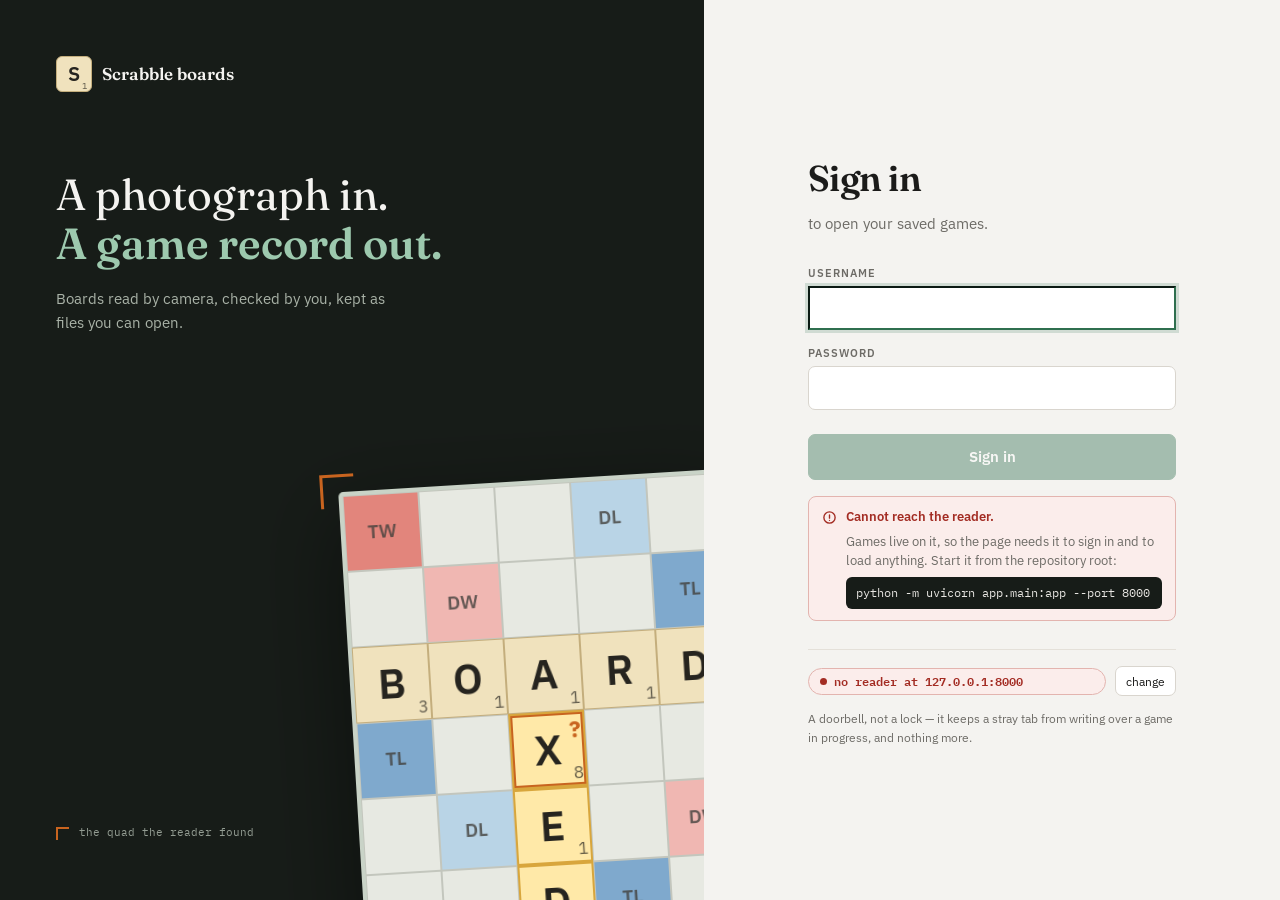
<file: board-ui/index.html>
<!doctype html>
<html lang="en">
<head>
<meta charset="utf-8">
<meta name="viewport" content="width=device-width, initial-scale=1">
<title>Games — Scrabble boards</title>
<link rel="preconnect" href="https://fonts.googleapis.com">
<link rel="preconnect" href="https://fonts.gstatic.com" crossorigin>
<link href="https://fonts.googleapis.com/css2?family=Fraunces:opsz,wght@9..144,400;9..144,600&family=IBM+Plex+Mono:wght@400;500&family=IBM+Plex+Sans:wght@400;500;600&display=swap" rel="stylesheet">
<link rel="stylesheet" href="style.css">
</head>
<body class="dashboard">

<header class="topbar">
  <span class="wordmark">
    <span class="tile-mark">S</span>
    <span class="name">Scrabble boards</span>
  </span>

  <span class="spacer"></span>

  <span id="reader-pill" class="pill"><span class="dot"></span><span id="reader-text" class="mono">checking…</span></span>
  <button id="import">Import a file</button>
  <button id="new-game" class="primary">New game</button>
  <span class="divider"></span>
  <button id="sign-out" class="icon quiet" aria-label="Sign out" title="Sign out">
    <svg viewBox="0 0 24 24" fill="none" stroke="currentColor" stroke-width="1.8" stroke-linecap="round" stroke-linejoin="round"><path d="M9 21H5a2 2 0 0 1-2-2V5a2 2 0 0 1 2-2h4"/><polyline points="16 17 21 12 16 7"/><line x1="21" y1="12" x2="9" y2="12"/></svg>
  </button>
</header>

<main class="games">
  <div class="games-head">
    <h1>Games</h1>
    <p id="count" class="count"></p>
  </div>

  <p id="loading" class="muted" style="margin-top: 24px;">Loading…</p>

  <div id="trouble" class="notice" hidden>
    <span class="mark" aria-hidden="true">
      <svg viewBox="0 0 24 24" width="15" height="15" fill="none" stroke="currentColor" stroke-width="2.2" stroke-linecap="round"><circle cx="12" cy="12" r="9"/><line x1="12" y1="8" x2="12" y2="13"/><line x1="12" y1="16.5" x2="12.01" y2="16.5"/></svg>
    </span>
    <div>
      <p id="trouble-title" class="title"></p>
      <p id="trouble-body" class="body"></p>
      <pre id="trouble-cmd" hidden></pre>
    </div>
  </div>

  <div id="groups"></div>

  <div id="empty" class="empty" hidden>
    <div class="mini-board" aria-hidden="true">
      <span></span><span></span><span></span>
      <span></span><span class="star">★</span><span></span>
      <span></span><span></span><span></span>
    </div>
    <p class="title">Nothing recorded yet.</p>
    <p>Start a game, then photograph the board after each play. The reader fills the
      turn in; you check the handful of new tiles.</p>
    <div class="row">
      <button id="empty-new" class="primary">New game</button>
      <button id="empty-import">Import a file</button>
    </div>
  </div>

  <p id="where" class="games-foot" hidden>games/&lt;id&gt;/game.json · one folder each, beside the photographs it was read from</p>
</main>

<input type="file" id="import-file" accept="application/json,.json" hidden>

<dialog id="row-menu">
  <h2 id="row-menu-name">Game</h2>
  <p class="muted small" id="row-menu-where"></p>
  <div class="menu-group">
    <div class="row">
      <button id="row-open" class="primary" type="button">Open</button>
      <button id="row-download" type="button">Download a copy</button>
    </div>
  </div>
  <div class="menu-group">
    <h3>Careful</h3>
    <button id="row-delete" class="danger" type="button" style="width: 100%;">Delete this game and its photographs…</button>
  </div>
  <menu><button id="row-close" type="button">Close</button></menu>
</dialog>

<script type="module" src="src/dashboard.js"></script>
</body>
</html>
</file>
<file: board-ui/style.css>
/* Every colour, face and measurement is a custom property defined here and nowhere
   else, so the whole thing can be re-themed - or re-proportioned - from one block.

   The board's own colours are unchanged from the first version of this file: they were
   chosen against real tile artwork and there is no reason to move them. What did move
   is every colour that carries *words*. A warning rendered in #B1791B on the old
   background measured about 3.4:1, which is below the 4.5:1 a body-sized string needs,
   and a flag nobody can read is the failure this program is built to avoid. Each state
   colour below was darkened only as far as it had to go to clear the bar, and the
   measured ratio is written beside it. */

:root {
  --bg: #f4f3f0;
  --panel: #ffffff;
  --sunk: #edebe6;          /* a well: segmented tracks, inset areas */
  --ink: #1b1b1a;
  --muted: #6d6b66;         /* 4.81:1 on --bg */
  --line: #e4e0d9;
  --line-strong: #d9d5ce;   /* input and button borders, which must be seen */
  --deep: #171c18;          /* the dark half of the sign-in page */

  --board-bg: #c9d3c7;
  --cell: #e7e9e2;
  --cell-line: #c3c6bd;

  --tw: #e2857c;
  --dw: #f0b7b2;
  --tl: #7fa9cd;
  --dl: #b9d4e6;
  --premium-ink: #43413d;

  --tile: #f0e2bd;
  --tile-edge: #c4ae7d;
  --tile-ink: #26241f;
  --tile-new: #ffe9a8;
  --tile-new-edge: #d8a63c;

  /* State. Two tones each: a mark, which only has to be seen, and an ink, which has
     to be read. They are not the same colour and pretending otherwise is what put
     unreadable text on the page. */
  --flag: #c8641f;          /* the ring and the ? on a doubtful tile */
  --flag-ink: #8a4310;      /* 5.9:1 on --bg */
  --flag-bg: #fbf0e4;
  --flag-line: #e9c9a3;

  --manual: #3d6e9e;
  --pass: #256b41;          /* 6.9:1 on --bg */
  --pass-bg: #eaf2ec;
  --pass-line: #c3decc;
  --fail: #a32c23;          /* 6.8:1 on --bg */
  --fail-bg: #fbedeb;
  --fail-line: #e3b4af;
  --warn: #8a4310;

  --accent: #2f6f4f;        /* white on it: 5.99:1 */
  --accent-deep: #245840;
  --accent-soft: #eaf2ec;
  --on-accent: #ffffff;

  /* The faces are loaded from Google Fonts by each page. When there is no network -
     which is the ordinary case in a tournament hall - the stacks below fall back to
     faces every machine already has, and nothing about the layout depends on which
     one arrives. */
  --face: 'IBM Plex Sans', system-ui, -apple-system, 'Segoe UI', sans-serif;
  --face-display: Fraunces, Georgia, 'Times New Roman', serif;
  --face-mono: 'IBM Plex Mono', ui-monospace, 'Cascadia Mono', Consolas, monospace;

  /* Layout, stated once. The board used to be sized by
     `calc((100vw - 420px) / 16)`, with 330px written separately for the rail and
     380px again for the photograph - three numbers that had to agree and did not.
     Now the rail is named, and the board is measured from it. */
  --rail: 366px;
  --chrome-v: 252px;        /* top bar + status strip + ribbon + the paddings between */
  --chrome-h: 92px;         /* page padding either side of board and rail */
  /* Everything left for the board and the photograph once the rail and the page
     padding are taken out, and how much of it the photograph is using. Zero until the
     photograph is opened, so the board is measured against the whole width. */
  --stage: calc(100vw - var(--rail) - var(--chrome-h));
  --photo-w: 0px;
  --radius: 10px;
  --radius-sm: 7px;
}

@media (prefers-color-scheme: dark) {
  :root {
    --bg: #17181a;
    --panel: #1f2124;
    --sunk: #26282c;
    --ink: #e8e6e2;
    --muted: #a5a29a;
    --line: #34373b;
    --line-strong: #43474c;
    --deep: #101311;

    --board-bg: #2b332c;
    --cell: #262a27;
    --cell-line: #3a403a;

    --tw: #8e4038;
    --dw: #6d4340;
    --tl: #3a5f80;
    --dl: #2f4a5c;
    --premium-ink: #cfcdc7;

    --tile: #d8c79c;
    --tile-edge: #8f7c4c;
    --tile-ink: #201e1a;
    --tile-new: #f2d98a;
    --tile-new-edge: #b8912f;

    --flag: #e2884a;
    --flag-ink: #e9a468;
    --flag-bg: #2e2419;
    --flag-line: #5a4426;

    --manual: #7fb0e0;
    --pass: #64b07a;
    --pass-bg: #1b2a20;
    --pass-line: #2f4a37;
    --fail: #e8776a;
    --fail-bg: #2d1c1a;
    --fail-line: #57302c;
    --warn: #d9a949;

    --accent: #58a37c;
    --accent-deep: #6fb992;
    --accent-soft: #1d2a23;
    --on-accent: #10160f;
  }
}

* { box-sizing: border-box; }

body {
  margin: 0;
  background: var(--bg);
  color: var(--ink);
  font: 14px/1.45 var(--face);
  display: flex;
  flex-direction: column;
  min-height: 100vh;
  -webkit-font-smoothing: antialiased;
}

h1, h2, h3 { font-weight: 600; }

/* One visible focus ring for everything, because a keyboard is how a board gets typed
   in quickly and losing the cursor costs more here than anywhere else. */
:focus-visible {
  outline: 2px solid var(--accent);
  outline-offset: 2px;
}

.spacer { flex: 1; }
.muted { color: var(--muted); }
.pass { color: var(--pass); }
.fail { color: var(--fail); }
.warn { color: var(--warn); }
.mono { font-family: var(--face-mono); }
.small { font-size: 12px; }

.sr-only {
  position: absolute;
  width: 1px; height: 1px;
  padding: 0; margin: -1px;
  overflow: hidden;
  clip: rect(0 0 0 0);
  white-space: nowrap;
}

/* -- controls -------------------------------------------------------------- */

button, .button {
  font: inherit;
  font-family: var(--face);
  min-height: 34px;
  padding: 5px 12px;
  border: 1px solid var(--line-strong);
  border-radius: var(--radius-sm);
  background: var(--panel);
  color: var(--ink);
  cursor: pointer;
}
button:hover:not(:disabled) { border-color: var(--accent); }
button:disabled { opacity: 0.4; cursor: default; }

button.primary {
  background: var(--accent);
  color: var(--on-accent);
  border-color: var(--accent);
  font-weight: 600;
}
button.primary:hover:not(:disabled) { background: var(--accent-deep); border-color: var(--accent-deep); }

button.quiet { background: transparent; border-color: transparent; color: var(--muted); }
button.quiet:hover:not(:disabled) { background: var(--sunk); border-color: transparent; color: var(--ink); }

/* A toggle that is currently on. Defined after .quiet so a quiet button can be both. */
button.on { background: var(--accent); color: var(--on-accent); border-color: var(--accent); }

button.danger { color: var(--fail); }
button.danger:hover:not(:disabled) { border-color: var(--fail); }

/* Icon-only buttons are square and carry an aria-label; the touch target stays at
   least 34px even where the glyph is 14. */
button.icon {
  width: 34px;
  padding: 0;
  display: inline-flex;
  align-items: center;
  justify-content: center;
}
button.icon svg { width: 15px; height: 15px; }

input[type=text], input[type=password], select, textarea {
  font: inherit;
  font-family: var(--face);
  min-height: 34px;
  padding: 6px 10px;
  color: var(--ink);
  background: var(--panel);
  border: 1px solid var(--line-strong);
  border-radius: var(--radius-sm);
}
input:focus, select:focus, textarea:focus {
  border-color: var(--accent);
  outline: none;
  box-shadow: 0 0 0 3px color-mix(in srgb, var(--accent) 18%, transparent);
}

.field { display: block; font-size: 12px; color: var(--muted); }
.field > span, .field > .label { display: block; margin-bottom: 4px; }
.field input, .field select { width: 100%; }

.label-caps {
  font-size: 11px;
  font-weight: 600;
  letter-spacing: 0.09em;
  text-transform: uppercase;
  color: var(--muted);
}

/* A pill that carries a state word and a dot, never a colour alone. */
.pill {
  display: inline-flex;
  align-items: center;
  gap: 7px;
  padding: 4px 11px;
  border-radius: 999px;
  border: 1px solid var(--line);
  background: var(--sunk);
  font-size: 12px;
  white-space: nowrap;
}
.pill .dot { width: 7px; height: 7px; border-radius: 50%; background: var(--muted); flex: 0 0 auto; }
.pill.ok { background: var(--pass-bg); border-color: var(--pass-line); color: var(--pass); }
.pill.ok .dot { background: var(--pass); }
.pill.doubt { background: var(--flag-bg); border-color: var(--flag-line); color: var(--flag-ink); }
.pill.doubt .dot { background: var(--flag); }
.pill.bad { background: var(--fail-bg); border-color: var(--fail-line); color: var(--fail); font-weight: 600; }
.pill.bad .dot { background: var(--fail); }

/* A view switch, not an action. The old tabs used the same accent fill as the primary
   button, so "photograph" read as something that would happen rather than somewhere to
   look. */
.segmented {
  display: inline-flex;
  gap: 2px;
  padding: 3px;
  background: var(--sunk);
  border-radius: 8px;
}
.segmented button {
  min-height: 28px;
  padding: 3px 13px;
  border: 0;
  border-radius: 6px;
  background: transparent;
  color: var(--muted);
  font-size: 13px;
}
.segmented button:hover:not(:disabled) { color: var(--ink); }
.segmented button[aria-selected="true"] {
  background: var(--panel);
  color: var(--ink);
  font-weight: 600;
  box-shadow: 0 1px 2px rgb(0 0 0 / 14%);
}

/* -- the board ------------------------------------------------------------- */

/* The board sizes itself from whichever runs out first, the window's height or its
   width, using the named measurements at the top of this file. */
/* Board and photograph share one row. Checking a reading means looking at both at
   once - the tab that swapped them made you hold one in your head while you looked at
   the other, and on a short window the photograph landed below the fold of a page that
   does not scroll. */
.stage {
  /* The cell size is settled here rather than on the board, because the photograph
     beside it has to be exactly as tall as the board and cannot see a variable set on
     its sibling. `board.js` writes --size onto this element for the same reason. */
  --size: 15;
  --cell-px: min(
    calc((100vh - var(--chrome-v)) / (var(--size) + 1)),
    calc((var(--stage) - var(--photo-w) - 14px) / (var(--size) + 1))
  );
  display: flex;
  align-items: flex-start;
  justify-content: center;
  gap: 14px;
  width: 100%;
  min-width: 0;
  min-height: 0;
}

body.split { --photo-w: calc((var(--stage) - 14px) * 0.46); }

.board {
  --size: 15;
  flex: 0 0 auto;
  display: grid;
  grid-template-columns: repeat(calc(var(--size) + 1), var(--cell-px));
  grid-auto-rows: var(--cell-px);
  background: var(--board-bg);
  padding: 4px;
  border-radius: 5px;
  user-select: none;
}

.gutter {
  display: flex;
  align-items: center;
  justify-content: center;
  color: var(--muted);
  font-size: calc(var(--cell-px) * 0.3);
}

.cell {
  position: relative;
  background: var(--cell);
  border: 1px solid var(--cell-line);
  display: flex;
  align-items: center;
  justify-content: center;
  cursor: pointer;
  overflow: hidden;
}

.premium-label {
  font-size: calc(var(--cell-px) * 0.25);
  font-weight: 600;
  letter-spacing: 0.03em;
  color: var(--premium-ink);
  opacity: 0.8;
}

.cell.p-TW { background: var(--tw); }
.cell.p-DW { background: var(--dw); }
.cell.p-TL { background: var(--tl); }
.cell.p-DL { background: var(--dl); }

.cell.tile {
  background: var(--tile);
  border-color: var(--tile-edge);
  color: var(--tile-ink);
}

.cell.is-new {
  background: var(--tile-new);
  border-color: var(--tile-new-edge);
  border-width: 2px;
}

.letter {
  font-size: calc(var(--cell-px) * 0.55);
  font-weight: 600;
  line-height: 1;
}

.letter.unknown { opacity: 0.55; }

/* A blank must be tellable from a real letter at a glance: it is worth two points and
   a great deal of analysis. Outlined rather than merely tinted, so it survives bad
   lighting and a screen seen at an angle. */
.cell.is-blank .letter {
  font-weight: 500;
  font-style: italic;
  color: transparent;
  -webkit-text-stroke: 1px var(--tile-ink);
}

.value {
  position: absolute;
  right: 2px;
  bottom: 0;
  font-size: calc(var(--cell-px) * 0.23);
  opacity: 0.7;
}

/* State is never carried by colour alone - a corner mark or a glyph carries it too. */
.manual-mark {
  position: absolute;
  top: 0;
  left: 0;
  border-style: solid;
  border-width: calc(var(--cell-px) * 0.22) calc(var(--cell-px) * 0.22) 0 0;
  border-color: var(--manual) transparent transparent transparent;
}

.flag-mark {
  position: absolute;
  top: 0;
  right: 2px;
  font-size: calc(var(--cell-px) * 0.3);
  font-weight: 700;
  color: var(--flag);
}

.cell.is-flagged { box-shadow: inset 0 0 0 2px var(--flag); }

.cell.is-selected {
  outline: 3px solid var(--accent);
  outline-offset: -3px;
  z-index: 2;
}

/* The cursor shows which way typing will run. */
.cell.is-selected.dir-h::after,
.cell.is-selected.dir-v::after {
  content: '';
  position: absolute;
  background: var(--accent);
  opacity: 0.8;
}
.cell.is-selected.dir-h::after { right: 1px; top: 45%; width: 30%; height: 2px; }
.cell.is-selected.dir-v::after { bottom: 1px; left: 45%; height: 30%; width: 2px; }

body.locked .cell { cursor: not-allowed; }
body.locked .board { outline: 3px solid var(--flag); outline-offset: 3px; }

/* -- the recorder ---------------------------------------------------------- */

.topbar {
  display: flex;
  align-items: center;
  gap: 12px;
  padding: 10px 16px;
  background: var(--panel);
  border-bottom: 1px solid var(--line);
  flex-wrap: wrap;
}
.topbar h1 { margin: 0; font-family: var(--face-display); font-size: 18px; }
.topbar .game-title { font-size: 15px; font-weight: 600; }

.back {
  display: inline-flex;
  align-items: center;
  gap: 5px;
  color: var(--accent);
  text-decoration: none;
  font-weight: 500;
}
.back:hover { text-decoration: underline; }

.wordmark { display: inline-flex; align-items: center; gap: 10px; text-decoration: none; color: inherit; }
.wordmark .name { font-family: var(--face-display); font-size: 17px; font-weight: 600; }

/* The mark is a tile, because that is what the program is about. */
.tile-mark {
  position: relative;
  display: inline-flex;
  align-items: center;
  justify-content: center;
  width: 28px;
  height: 28px;
  flex: 0 0 auto;
  border-radius: 5px;
  background: var(--tile);
  border: 1px solid var(--tile-edge);
  color: var(--tile-ink);
  font-size: 16px;
  font-weight: 600;
  line-height: 1;
}
.tile-mark::after {
  content: '1';
  position: absolute;
  right: 3px;
  bottom: 0;
  font-size: 8px;
  font-weight: 400;
  opacity: 0.75;
}
.tile-mark.big { width: 36px; height: 36px; border-radius: 6px; font-size: 20px; }
.tile-mark.big::after { font-size: 9px; right: 4px; bottom: 1px; }

/* The recorder is an app shell, not a document: the window holds it and the rail
   scrolls inside. Without this the rail's own height - which is content, not layout -
   pushes the page taller than the window, and the board scrolls out from under the top
   bar the moment the rail gains a card. */
body.app { height: 100vh; min-height: 0; overflow: hidden; }

main.workspace {
  flex: 1;
  display: flex;
  gap: 20px;
  padding: 16px 24px;
  min-height: 0;
}

.board-pane {
  flex: 1 1 auto;
  display: flex;
  flex-direction: column;
  align-items: center;
  gap: 10px;
  min-width: 0;
}

.pane-head {
  width: 100%;
  display: flex;
  align-items: center;
  gap: 12px;
  flex-wrap: wrap;
}

/* What the reader made of the photograph, in a sentence, in the place the answer is
   looked for - directly under the board it just filled in. It used to be one muted
   line in a panel on the right, which is the least prominent thing on the page for the
   most important output the program produces. */
.scan-strip {
  width: 100%;
  max-width: calc(var(--cell-px) * 16 + 8px);
  display: flex;
  align-items: center;
  gap: 10px;
  padding: 9px 13px;
  background: var(--panel);
  border: 1px solid var(--line);
  border-radius: 9px;
  font-size: 12.5px;
}
.scan-strip .mark { flex: 0 0 auto; display: flex; width: 16px; height: 16px; }
.scan-strip #scan-result { flex: 1; margin: 0; }
.scan-strip.busy { border-color: var(--accent); }
.scan-strip.bad { background: var(--fail-bg); border-color: var(--fail-line); }
.scan-strip.bad #scan-result { color: var(--fail); }
.scan-strip a { color: var(--accent); font-weight: 500; }

/* A past turn ignores typing. That has to be obvious: a control that silently does
   nothing reads as broken, which is exactly how it was first reported. */
#lock-note {
  display: inline-flex;
  align-items: center;
  gap: 8px;
  padding: 4px 10px;
  border-radius: var(--radius-sm);
  background: var(--flag-bg);
  border: 1px solid var(--flag-line);
  color: var(--flag-ink);
  font-size: 12.5px;
  font-weight: 600;
}
#lock-note[hidden] { display: none; }
#lock-note button { min-height: 26px; padding: 2px 9px; font-size: 12px; }

/* -- the rail -------------------------------------------------------------- */

/* Ordered by the job rather than by the pipeline: the tiles waiting to be confirmed
   first, the checks that would contradict them second, the turn's own fields third,
   and the bag last because it is reference, not work. */
.panels {
  width: var(--rail);
  flex: 0 0 var(--rail);
  display: flex;
  flex-direction: column;
  gap: 12px;
  overflow-y: auto;
  min-height: 0;
}

.panel {
  background: var(--panel);
  border: 1px solid var(--line);
  border-radius: var(--radius);
  padding: 13px 15px;
}
.panel.lead { border-color: var(--line-strong); }

.panel-head {
  display: flex;
  align-items: baseline;
  gap: 10px;
}
.panel h2 {
  margin: 0;
  font-size: 11px;
  font-weight: 600;
  text-transform: uppercase;
  letter-spacing: 0.1em;
  color: var(--muted);
}
.panel p { margin: 2px 0; }
.panel .field { margin-top: 8px; }

.row { display: flex; gap: 8px; }
.row > * { flex: 1 1 auto; }
.row > .shrink { flex: 0 0 auto; }

/* The new tiles as chips: coordinate then letter, doubtful ones marked with a glyph as
   well as a colour. Reading them off the rail is faster than hunting the board for
   which squares changed. */
.new-tiles { display: flex; flex-wrap: wrap; gap: 6px; margin-top: 10px; }
.new-tiles:empty { display: none; }

.tile-chip {
  display: inline-flex;
  align-items: center;
  gap: 6px;
  min-height: 30px;
  padding: 0 9px;
  background: color-mix(in srgb, var(--tile) 45%, var(--panel));
  border: 1px solid var(--tile-edge);
  border-radius: var(--radius-sm);
  cursor: pointer;
  color: var(--ink);
}
.tile-chip .at { font-family: var(--face-mono); font-size: 11px; color: var(--muted); }
.tile-chip .ch { font-size: 14px; font-weight: 600; }
.tile-chip .ch.unknown { opacity: 0.6; }
.tile-chip.doubt { background: var(--flag-bg); border-color: var(--flag-line); }
.tile-chip.doubt::after { content: '?'; font-size: 12px; font-weight: 700; color: var(--flag-ink); }
.tile-chip.blank .ch { font-style: italic; }
.tile-chip:hover { border-color: var(--accent); }

.older-label {
  margin: 14px 0 0 !important;
  font-size: 11px;
  font-weight: 600;
  letter-spacing: 0.06em;
  text-transform: uppercase;
  color: var(--flag-ink);
}
.older-label[hidden] { display: none; }

.confirm-hint { margin-top: 11px !important; font-size: 12.5px; line-height: 1.5; color: var(--muted); }
.confirm-hint b { color: var(--ink); font-weight: 600; }
.confirm-row { margin-top: 12px; display: flex; gap: 8px; }
.confirm-row .primary { flex: 1; min-height: 40px; }
.confirm-row button { min-height: 40px; }

.checks { list-style: none; margin: 8px 0 0; padding: 0; }
.checks li { display: flex; align-items: center; gap: 9px; padding: 3px 0; font-size: 13px; }
.checks .mark { flex: 0 0 auto; width: 14px; font-weight: 700; text-align: center; }
.checks .what { flex: 1; }
.checks .detail { font-family: var(--face-mono); font-size: 11px; color: var(--muted); }
.checks .pass .mark { color: var(--pass); }
.checks .fail { color: var(--fail); }
.checks .fail .mark { color: var(--fail); }
.checks .warn { color: var(--warn); }
.checks .warn .mark { color: var(--warn); }
.checks .info { color: var(--muted); }

.pool { display: flex; flex-wrap: wrap; gap: 4px 11px; margin-top: 9px; font-family: var(--face-mono); }
.pool-letter { white-space: nowrap; letter-spacing: 1px; font-size: 12px; }
.pool-letter b { font-family: var(--face); }
.pool-letter.empty { opacity: 0.4; }
.pool-letter.over { color: var(--fail); font-weight: 700; }
#pool-errors { margin-top: 8px; font-size: 12px; }

/* -- the ribbon ------------------------------------------------------------ */

/* Eleven buttons in a row became four moves: step back, step forward, more, scan.
   Import, export, undo, redo, delete-last and the sample game are all still here, in
   the More sheet, where they do not compete with the one control pressed every turn. */
footer {
  display: flex;
  align-items: center;
  gap: 8px;
  padding: 10px 24px;
  border-top: 1px solid var(--line);
  background: var(--panel);
}

.strip {
  flex: 1;
  display: flex;
  gap: 6px;
  padding: 3px 8px;
  overflow-x: auto;
  scrollbar-width: thin;
}

.chip {
  position: relative;
  min-width: 32px;
  min-height: 32px;
  padding: 3px 7px;
  font-size: 12px;
  flex: 0 0 auto;
}
.chip.current { background: var(--accent); color: var(--on-accent); border-color: var(--accent); font-weight: 600; }
/* A turn still holding tiles nobody has confirmed carries a mark, so the strip says
   where the work is without opening every turn. */
.chip.doubt::after {
  content: '';
  position: absolute;
  top: -3px;
  right: -3px;
  width: 8px;
  height: 8px;
  border-radius: 50%;
  background: var(--flag);
  border: 1.5px solid var(--panel);
}

footer .primary { min-height: 42px; padding: 0 18px; display: inline-flex; align-items: center; gap: 9px; }
footer .primary svg { width: 16px; height: 16px; }
.divider { width: 1px; height: 26px; background: var(--line); flex: 0 0 auto; }

/* -- the photograph -------------------------------------------------------- */

/* It stands beside the board, the same height, so a square and the tile it was read
   from are a glance apart. */
.photo-pane {
  flex: 0 0 var(--photo-w);
  width: var(--photo-w);
  min-width: 0;
  display: flex;
  flex-direction: column;
  gap: 8px;
  /* Exactly the board's height, so the two line up and the page never grows. */
  height: calc(var(--cell-px) * (var(--size) + 1) + 8px);
}
.photo-pane[hidden] { display: none; }

.photo-switch {
  display: flex;
  align-items: center;
  gap: 14px;
  font-size: 12.5px;
  color: var(--muted);
  flex: 0 0 auto;
}
.photo-switch label { display: inline-flex; align-items: center; gap: 5px; cursor: pointer; }
.photo-switch button.icon { width: 28px; min-height: 28px; }

/* A well the picture sits in. A 4K photograph of a board is far taller than the space
   beside it, so it is fitted rather than cropped, and the well scrolls when the reader's
   own three-panel view is wider than it is tall. */
.photo-frame {
  flex: 1 1 auto;
  min-height: 0;
  /* Never let the picture inside decide how wide this is: a full-size scan is three
     thousand pixels across and would push the whole page sideways. */
  min-width: 0;
  display: flex;
  align-items: center;
  justify-content: center;
  padding: 6px;
  background: var(--sunk);
  border: 1px solid var(--line);
  border-radius: 8px;
  overflow: auto;
}
/* The picture is a button, because clicking it does something: it swaps between fitted
   and full size. A div with a click handler would be skipped by Tab. */
.photo-zoom {
  /* Fills the well, so the picture's own `max-height: 100%` has a definite height to
     measure against. Against an auto height a percentage means nothing, and the image
     collapses to nothing at all. */
  width: 100%;
  height: 100%;
  min-width: 0;
  min-height: 0;
  padding: 0;
  border: 0;
  background: none;
  display: flex;
  align-items: center;
  justify-content: center;
  cursor: zoom-in;
}
.photo-zoom:hover:not(:disabled) { border: 0; }
.photo-zoom[hidden] { display: none; }

#photo {
  max-width: 100%;
  max-height: 100%;
  object-fit: contain;
  border-radius: 4px;
}
#photo[hidden] { display: none; }

/* Full size, with the well scrolling under it. Aligned to the start rather than
   centred: a centred flex child that overflows is clipped at the top and left, and
   those are the corners you cannot scroll back to. */
.photo-frame.zoomed { align-items: flex-start; justify-content: flex-start; }
.photo-frame.zoomed .photo-zoom {
  width: auto;
  height: auto;
  max-width: none;
  max-height: none;
  cursor: zoom-out;
}
.photo-frame.zoomed #photo { max-width: none; max-height: none; }
#photo-none { margin: 0; padding: 0 14px; text-align: center; font-size: 12.5px; }
#photo-caption { flex: 0 0 auto; margin: 0; }

/* -- dialogs --------------------------------------------------------------- */

dialog {
  border: 1px solid var(--line);
  border-radius: 12px;
  background: var(--panel);
  color: var(--ink);
  padding: 20px 22px;
  max-width: min(520px, 92vw);
}
dialog::backdrop { background: rgb(20 20 19 / 42%); }
dialog h2 { margin: 0 0 4px; font-family: var(--face-display); font-size: 21px; }
dialog textarea { width: 100%; margin-top: 8px; font-family: var(--face-mono); }
dialog menu { display: flex; gap: 8px; justify-content: flex-end; padding: 0; margin: 16px 0 0; }

.drop {
  margin-top: 8px;
  padding: 18px;
  border: 2px dashed var(--line-strong);
  border-radius: 8px;
  text-align: center;
  color: var(--muted);
}
.drop.over { border-color: var(--accent); color: var(--accent); }

/* The More sheet: everything that used to crowd the footer, grouped by what it is
   for, so a destructive act never sits next to a navigation one. */
.menu-group { margin-top: 16px; }
.menu-group:first-of-type { margin-top: 10px; }
.menu-group h3 {
  margin: 0 0 7px;
  font-size: 11px;
  font-weight: 600;
  letter-spacing: 0.1em;
  text-transform: uppercase;
  color: var(--muted);
}
.menu-group .row { flex-wrap: wrap; }
.menu-group button { flex: 1 1 auto; }

.keys { list-style: none; margin: 12px 0 0; padding: 0; display: grid; grid-template-columns: auto 1fr; gap: 7px 14px; align-items: baseline; }
.keys dt, .keys .key { font-family: var(--face-mono); font-size: 12px; color: var(--ink); white-space: nowrap; }
.keys .what { font-size: 13px; color: var(--muted); }

/* -- the sign-in page ------------------------------------------------------ */

body.door { display: grid; grid-template-columns: 55fr 45fr; min-height: 100vh; }

/* The left half is a board under the marks the reader puts on one when it finds it.
   It is the only picture on the page and it is the thing the program does. */
.door-art {
  position: relative;
  overflow: hidden;
  padding: 56px;
  background: var(--deep);
  color: #f4f3f0;
  display: flex;
  flex-direction: column;
}
.door-art .wordmark .name { color: #f4f3f0; }
.door-art .lede {
  margin-top: 78px;
  position: relative;
  z-index: 2;
  max-width: 400px;
}
.door-art .lede h1 {
  margin: 0;
  font-family: var(--face-display);
  font-size: clamp(30px, 3.4vw, 46px);
  line-height: 1.12;
  font-weight: 400;
}
.door-art .lede h1 em { display: block; font-style: normal; font-weight: 600; color: #9dc9ae; }
.door-art .lede p { margin: 20px 0 0; font-size: 15px; line-height: 1.55; color: #a9b2a7; max-width: 330px; }

.door-art .caption {
  position: absolute;
  left: 56px;
  bottom: 48px;
  z-index: 2;
  display: flex;
  align-items: center;
  gap: 10px;
  font-family: var(--face-mono);
  font-size: 11px;
  color: #939c92;
}
.door-art .caption .bracket {
  width: 13px;
  height: 13px;
  border-top: 2px solid var(--flag);
  border-left: 2px solid var(--flag);
}

/* The crop. Rotated a little because it stands for a photograph, and framed by the
   quad the registration step reports. */
.crop {
  position: absolute;
  right: -54px;
  bottom: -62px;
  z-index: 1;
  padding: 18px;
  transform: rotate(-3.5deg);
  filter: drop-shadow(0 26px 44px rgb(0 0 0 / 45%));
}
.crop .corner { position: absolute; width: 34px; height: 34px; }
.crop .corner.tl { top: 0; left: 0; border-top: 3px solid var(--flag); border-left: 3px solid var(--flag); }
.crop .corner.tr { top: 0; right: 0; border-top: 3px solid var(--flag); border-right: 3px solid var(--flag); }
.crop .corner.bl { bottom: 0; left: 0; border-bottom: 3px solid var(--flag); border-left: 3px solid var(--flag); }
.crop .corner.br { bottom: 0; right: 0; border-bottom: 3px solid var(--flag); border-right: 3px solid var(--flag); }
.crop .board { --size: 4; --cell-px: 76px; }

.door-form {
  display: flex;
  align-items: center;
  justify-content: center;
  padding: 48px;
}
.door-form form { width: min(368px, 100%); }
.door-form h1 { margin: 0; font-family: var(--face-display); font-size: 36px; letter-spacing: -0.015em; }
.door-form .sub { margin: 8px 0 0; font-size: 15px; color: var(--muted); }
.door-form .fields { margin-top: 32px; display: flex; flex-direction: column; gap: 16px; }
.door-form .field input { min-height: 44px; }
.door-form .wide { width: 100%; min-height: 46px; margin-top: 24px; font-size: 15px; }

.server-line {
  margin-top: 28px;
  padding-top: 16px;
  border-top: 1px solid var(--line);
  display: flex;
  align-items: center;
  gap: 9px;
}
.server-line .pill { flex: 1; }
.server-line button { min-height: 30px; padding: 3px 10px; font-size: 12px; }
.door-form .footnote { margin: 14px 0 0; font-size: 12px; line-height: 1.55; color: var(--muted); }

/* A message that stops the page working says what to do about it, and shows the
   command where a command is the answer. */
.notice {
  margin-top: 16px;
  display: flex;
  gap: 9px;
  padding: 11px 13px;
  border-radius: 8px;
  background: var(--fail-bg);
  border: 1px solid var(--fail-line);
}
.notice[hidden] { display: none; }
.notice .mark { flex: 0 0 auto; width: 15px; height: 15px; margin-top: 2px; color: var(--fail); }
.notice .title { margin: 0; font-size: 13px; font-weight: 600; color: var(--fail); }
.notice .body { margin: 5px 0 0; font-size: 12.5px; line-height: 1.5; color: var(--muted); }
.notice code {
  font-family: var(--face-mono);
  font-size: 12px;
  color: var(--ink);
}
.notice pre {
  margin: 7px 0 0;
  padding: 8px 10px;
  background: var(--deep);
  border-radius: 6px;
  overflow-x: auto;
  font-family: var(--face-mono);
  font-size: 11.5px;
  color: #e8e6e2;
}

/* -- the games page -------------------------------------------------------- */

body.dashboard { display: block; }

.games { padding: 34px 24px 48px; max-width: 980px; margin: 0 auto; }

.games-head { display: flex; align-items: flex-end; gap: 16px; flex-wrap: wrap; }
.games-head h1 { margin: 0; font-family: var(--face-display); font-size: 34px; letter-spacing: -0.015em; }
.games-head .count { margin: 0 0 6px; font-size: 14px; color: var(--muted); }
.games-head .count .doubt { color: var(--flag-ink); font-weight: 500; }

.group-label {
  margin: 26px 0 10px;
  font-size: 11px;
  font-weight: 600;
  letter-spacing: 0.1em;
  text-transform: uppercase;
  color: var(--muted);
}

.game-list { list-style: none; margin: 0; padding: 0; display: flex; flex-direction: column; gap: 10px; }

.game {
  display: flex;
  align-items: center;
  gap: 16px;
  background: var(--panel);
  border: 1px solid var(--line);
  border-radius: var(--radius);
  padding: 13px 14px;
}
.game:hover { border-color: var(--line-strong); }
.game.broken { border-color: var(--fail-line); }

.game-open {
  flex: 1;
  display: flex;
  align-items: center;
  gap: 16px;
  text-decoration: none;
  color: inherit;
  min-width: 0;
}
.game-name { font-size: 16px; font-weight: 600; overflow: hidden; text-overflow: ellipsis; white-space: nowrap; }
.game-facts { margin-top: 3px; font-size: 13px; color: var(--muted); }
.game.broken .game-facts { color: var(--fail); }
.game-when { width: 118px; flex: 0 0 auto; text-align: right; font-size: 13px; }
.game-when .exact { font-family: var(--face-mono); font-size: 11px; color: var(--muted); }

/* How many tiles were on the board at each turn. It is the cheapest honest picture of
   a game's shape - how long it ran, and whether it is still going. */
.shape { width: 96px; height: 42px; flex: 0 0 auto; display: flex; align-items: flex-end; gap: 2px; }
.shape i { flex: 1 1 auto; min-width: 2px; background: var(--tile-edge); border-radius: 1px; opacity: 0.7; }
.shape i:last-child { background: var(--accent); opacity: 1; }
.shape.cold i:last-child { background: var(--muted); }
.shape.none {
  align-items: center;
  justify-content: center;
  color: var(--fail);
}

.empty {
  padding: 56px 28px;
  text-align: center;
  color: var(--muted);
  display: flex;
  flex-direction: column;
  align-items: center;
}
.empty[hidden] { display: none; }
.empty .title { margin: 18px 0 0; font-size: 16px; font-weight: 600; color: var(--ink); }
.empty p { margin: 6px 0 0; max-width: 320px; font-size: 13px; line-height: 1.55; }
.empty .row { margin-top: 18px; }

/* The three-square stand-in for a board, used where an empty state needs a picture. */
.mini-board {
  display: grid;
  grid-template-columns: repeat(3, 26px);
  grid-auto-rows: 26px;
  gap: 2px;
  padding: 4px;
  background: var(--board-bg);
  border-radius: 4px;
}
.mini-board span { background: var(--cell); border: 1px solid var(--cell-line); }
.mini-board span.star {
  background: var(--dw);
  display: flex;
  align-items: center;
  justify-content: center;
  font-size: 13px;
  color: var(--premium-ink);
}

.games-foot { margin-top: 30px; font-family: var(--face-mono); font-size: 11.5px; color: var(--muted); }

/* -- narrower windows ------------------------------------------------------ */

/* There were no rules here at all before, which mattered because the camera is on a
   phone: the page that takes the photograph was the one that could not be used on the
   device taking it. */

@media (max-width: 1180px) {
  :root { --rail: 320px; --chrome-h: 60px; }
  main.workspace { padding: 14px 16px; gap: 14px; }
}

@media (max-width: 900px) {
  /* The rail goes under the board rather than beside it, and the board stops being
     measured against a rail that is no longer there. */
  :root { --rail: 0px; --chrome-h: 40px; --chrome-v: 420px; }
  main.workspace { flex-direction: column; align-items: stretch; }
  /* Stacked, the page is a document again and scrolls as one. */
  body.app { height: auto; min-height: 100vh; overflow: auto; }
  .panels { width: auto; flex: 0 0 auto; overflow: visible; }

  /* Not enough width for two columns, so the photograph goes under the board instead
     of beside it - which is fine here, because at this width the page scrolls again. */
  .stage {
    flex-wrap: wrap;
    --cell-px: min(calc((100vw - 40px) / (var(--size) + 1)), 44px);
  }
  body.split { --photo-w: 0px; }
  /* A definite height, not `auto` with a cap: the picture inside sizes itself as a
     percentage of this box, and a percentage of an auto height means nothing, so the
     photograph would come out at its full pixel size and overflow the well. */
  .photo-pane { flex: 1 1 100%; width: 100%; height: 72vh; }
}

@media (max-width: 720px) {
  body.door { grid-template-columns: 1fr; }
  /* The picture is the first thing to go: on a phone the form is the whole page. */
  .door-art { display: none; }
  .door-form { padding: 32px 22px; }

  /* One row, with the game's name giving up the space. Wrapping put the sign-out
     icon on a line of its own above the board, which is a lot of screen for a control
     nobody presses mid-game. */
  .topbar { padding: 8px 12px; gap: 8px; }
  /* Only the recorder's bar refuses to wrap: it has a name that can be truncated. The
     games bar has four real controls and no spare width, so it takes a second row. */
  body.app .topbar { flex-wrap: nowrap; }
  .topbar .game-title {
    font-size: 14px;
    min-width: 0;
    overflow: hidden;
    text-overflow: ellipsis;
    white-space: nowrap;
  }
  .topbar .back { flex: 0 0 auto; }
  /* The keyboard sheet is for a keyboard. */
  #keys { display: none; }
  main.workspace { padding: 10px; }
  .games { padding: 22px 14px 40px; }

  /* A row is two lines on a phone: what it is, then how it stands. */
  .game { flex-wrap: wrap; gap: 10px 12px; }
  .game-open { flex: 1 1 100%; }
  .shape { display: none; }
  .game-when { width: auto; text-align: left; }
  .game-when .exact { display: none; }

  /* The ribbon keeps the two controls a phone needs and drops the rest into More. */
  footer { padding: 8px 10px; gap: 6px; }
  footer .hide-narrow { display: none; }
  footer .primary { flex: 1 1 auto; justify-content: center; }
  .strip { display: none; }

  /* Touch targets. 34px is fine for a mouse and not for a thumb. */
  button, .button { min-height: 40px; }
  button.icon { width: 40px; }
  .segmented button { min-height: 32px; }
}
</file>
